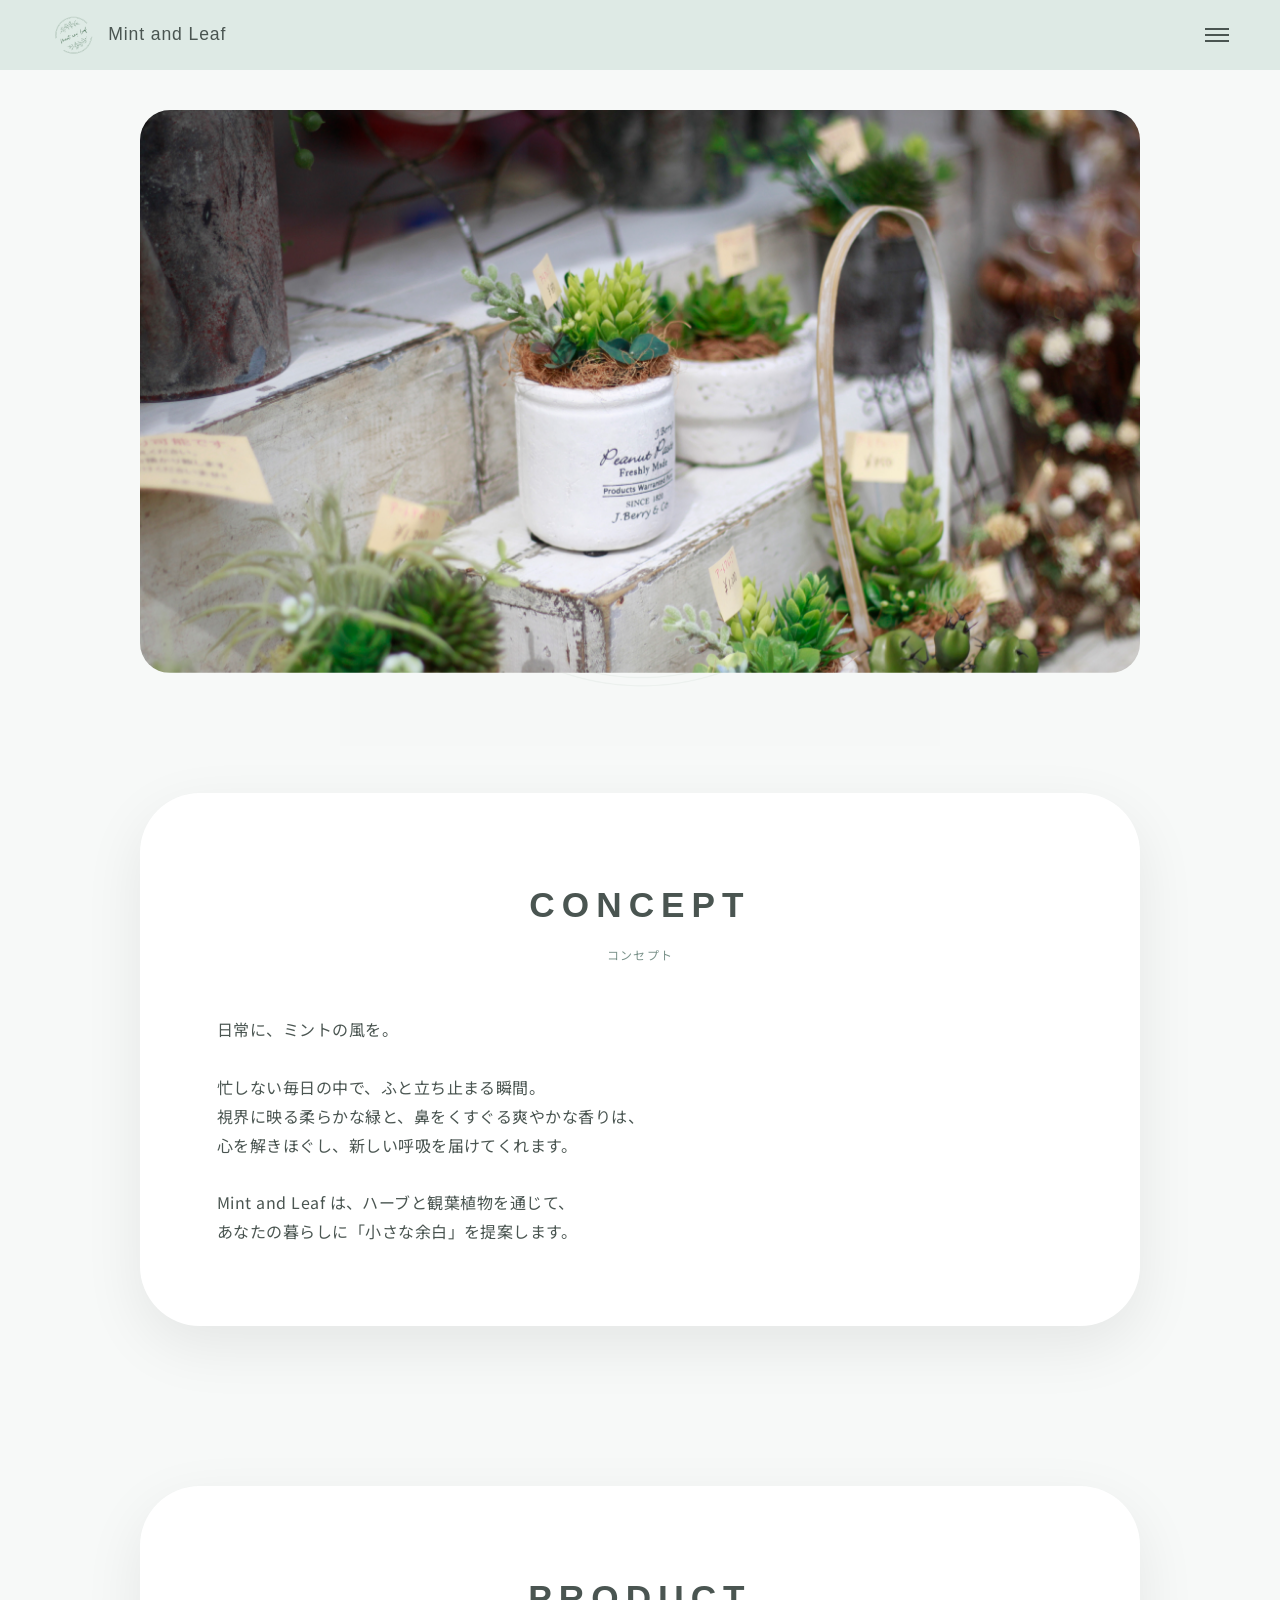
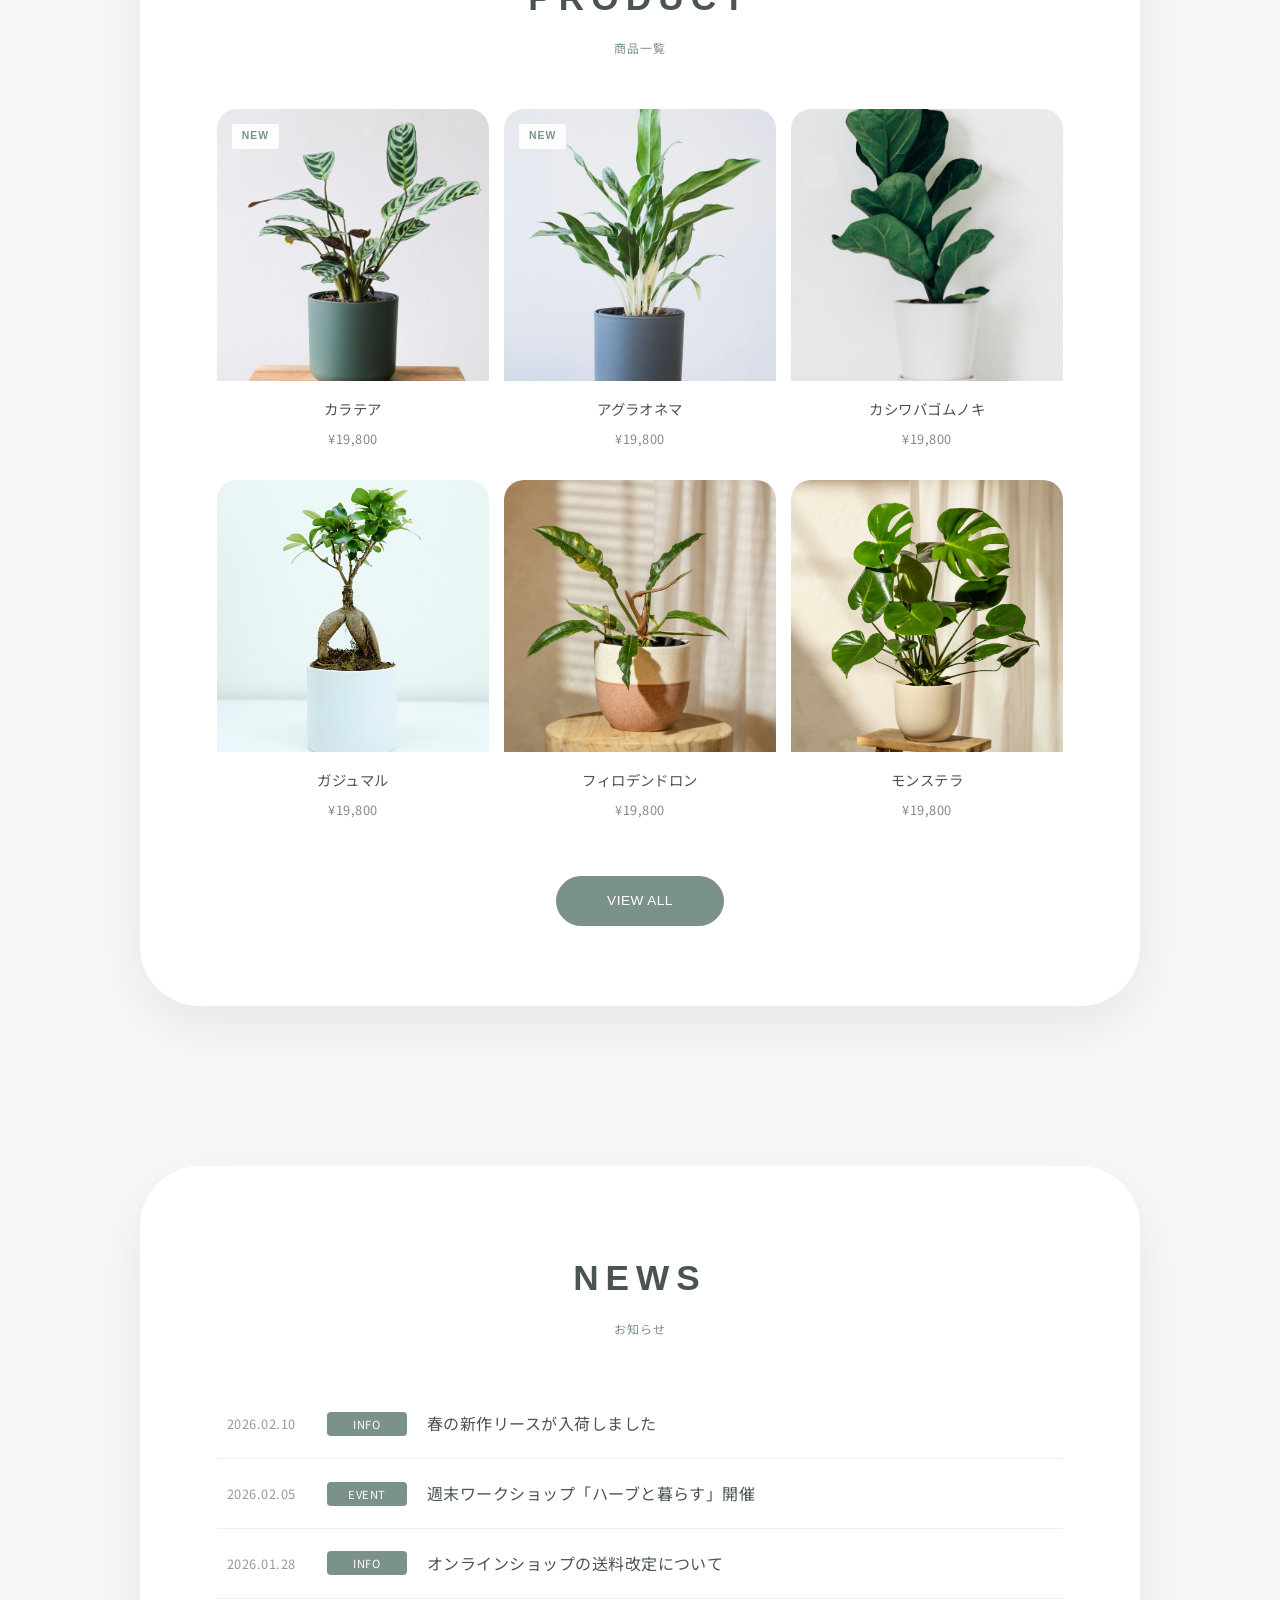
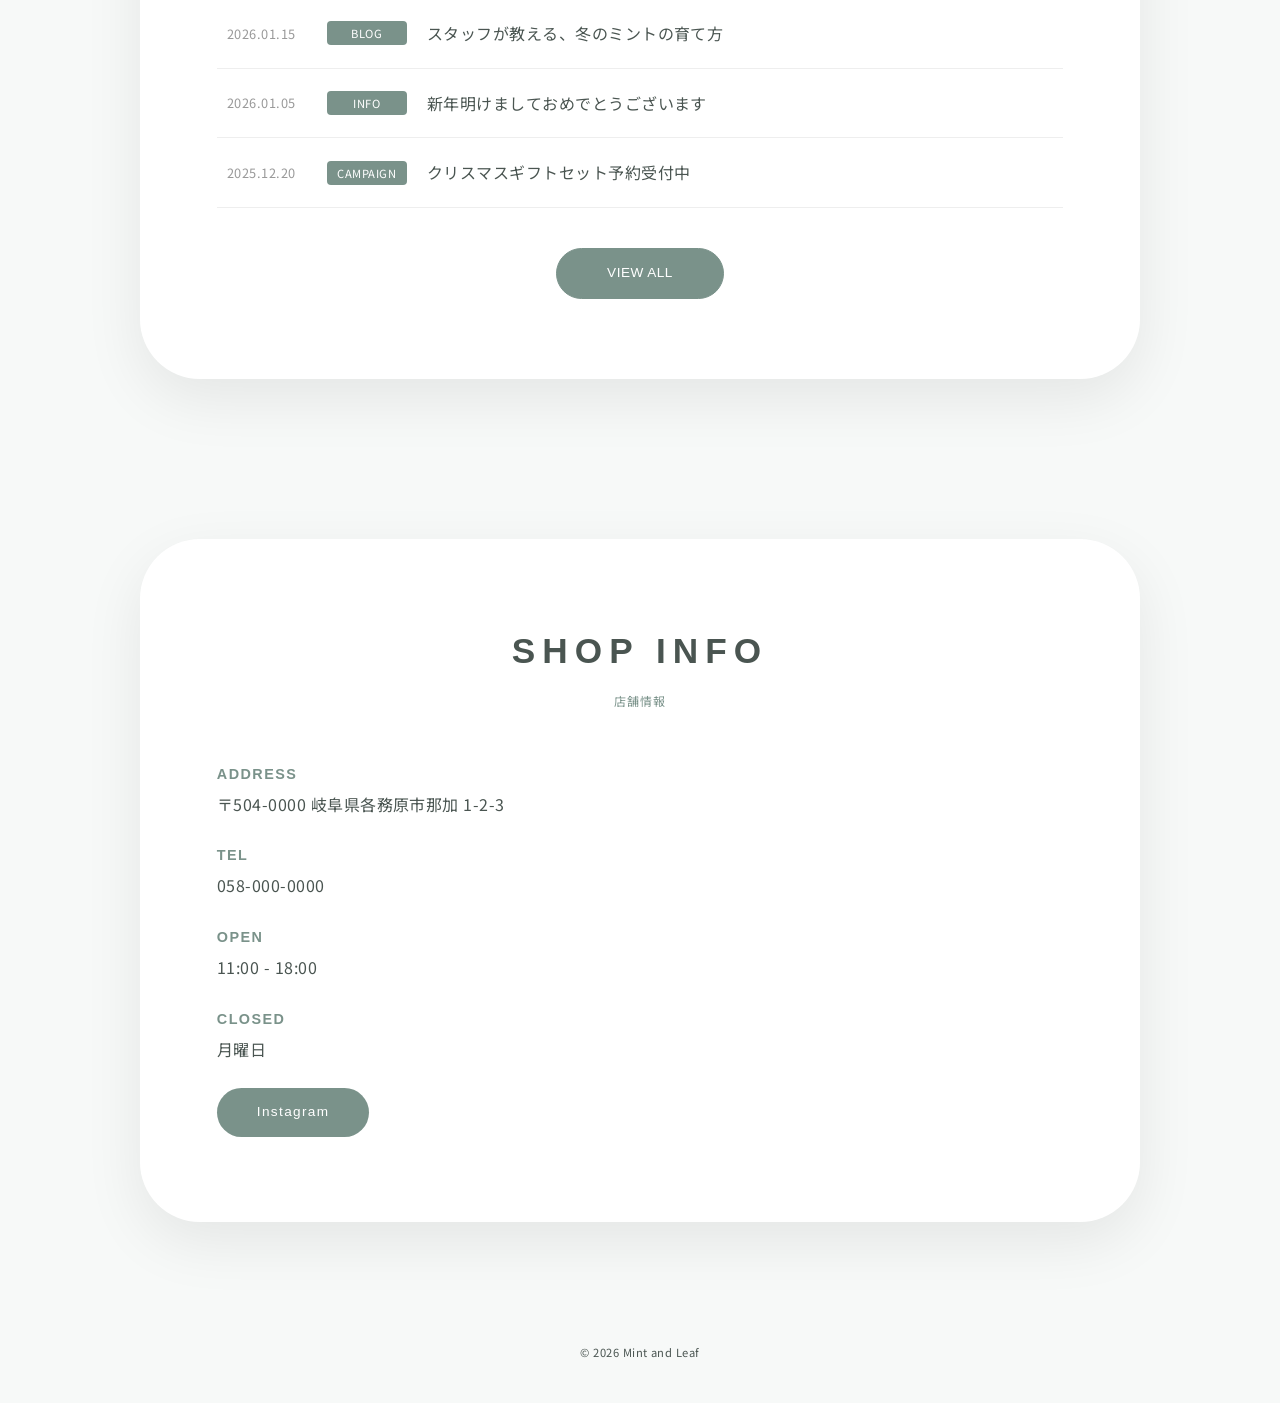
<file: index.html>
<!DOCTYPE html>
<html lang="ja">
<head>
    <meta charset="UTF-8">
    <meta name="viewport" content="width=device-width, initial-scale=1.0">
    <title>Mint and Leaf</title>
    <link rel="stylesheet" href="https://unpkg.com/swiper/swiper-bundle.min.css">
    <link href="https://fonts.googleapis.com/css2?family=Playfair+Display:wght@500&family=Noto+Sans+JP:wght@400;500&display=swap" rel="stylesheet">
    <link rel="stylesheet" href="style.css">
</head>
<body>

    <div class="fixed-logo">
        <img src="images/logo.png" alt="">
    </div>

    <header>
        <a href="index.html" class="logo"><img src="images/logo.png" alt="Mint and Leaf">
        <span class="logo-text">Mint and Leaf</span> </a>
        <div class="hamburger" id="js-hamburger">
            <span class="line-top"></span><span class="line-mid"></span><span class="line-btm"></span>
        </div>
        <nav class="nav-menu" id="js-nav">
            <ul>
                <li><a href="index.html">HOME</a></li>
                <li><a href="index.html#concept">CONCEPT</a></li>
                <li><a href="product.html">PRODUCT</a></li>
                <li><a href="news.html">NEWS</a></li>
                <li><a href="#shop">SHOP</a></li>
            </ul>
        </nav>
    </header>

    <main>
        <section class="hero swiper" id="js-hero">
            <div class="swiper-wrapper">
                <div class="swiper-slide"><img src="images/hero1.jpg" alt=""></div>
                <div class="swiper-slide"><img src="images/hero2.jpg" alt=""></div>
                <div class="swiper-slide"><img src="images/hero3.png" alt=""></div>
            </div>
        </section>

        <section id="concept" class="js-fade">
            <div class="container">
                <h2 class="english-title">CONCEPT<span class="sub-title">コンセプト</span></h2>
                <p>日常に、ミントの風を。<br><br>
                忙しない毎日の中で、ふと立ち止まる瞬間。<br>
                視界に映る柔らかな緑と、鼻をくすぐる爽やかな香りは、<br>
                心を解きほぐし、新しい呼吸を届けてくれます。<br><br>
                Mint and Leaf は、ハーブと観葉植物を通じて、<br>
                あなたの暮らしに「小さな余白」を提案します。</p>
            </div>
        </section>

        <section id="product" class="js-fade">
            <div class="container">
                <h2 class="english-title">PRODUCT<span class="sub-title">商品一覧</span></h2>
                <div class="product-grid">
                <a href="product.html#item1" class="item">
                    <span class="badge">NEW</span>
                    <img src="images/plant1.jpg" alt="">
                    <p>カラテア<br>
                        <span class="price">¥19,800</span>
                    </p>
                </a>
                <a href="product.html#item2" class="item">
                    <span class="badge">NEW</span>
                    <img src="images/plant2.jpg" alt="">
                    <p>アグラオネマ<br>
                        <span class="price">¥19,800</span>
                    </p>
                </a>
                <a href="product.html#item3" class="item">
                    <img src="images/plant3.jpg" alt="">
                    <p>カシワバゴムノキ<br>
                        <span class="price">¥19,800</span>
                    </p>
                </a>
                <a href="product.html#item4" class="item">
                    <img src="images/plant4.jpg" alt="">
                    <p>ガジュマル<br>
                        <span class="price">¥19,800</span>
                    </p>
                </a>
                <a href="product.html#item5" class="item">
                    <img src="images/plant5.jpg" alt="">
                    <p>フィロデンドロン<br>
                        <span class="price">¥19,800</span>
                    </p>
                </a>
                <a href="product.html#item6" class="item">
                    <img src="images/plant6.jpg" alt="">
                    <p>モンステラ<br>
                        <span class="price">¥19,800</span>
                    </p>
                </a>
                </div>
                <a href="product.html" class="btn">VIEW ALL</a>
            </div>
        </section>

        <section id="news" class="js-fade">
            <div class="container">
                <h2 class="english-title">NEWS<span class="sub-title">お知らせ</span></h2>
                <ul class="news-list">
                    <li><a href="news-detail.html?id=0"><span class="date">2026.02.10</span><span class="category">INFO</span><span class="title">春の新作リースが入荷しました</span></a></li>
                    <li><a href="news-detail.html?id=1"><span class="date">2026.02.05</span><span class="category">EVENT</span><span class="title">週末ワークショップ「ハーブと暮らす」開催</span></a></li>
                    <li><a href="news-detail.html?id=2"><span class="date">2026.01.28</span><span class="category">INFO</span><span class="title">オンラインショップの送料改定について</span></a></li>
                    <li><a href="news-detail.html?id=3"><span class="date">2026.01.15</span><span class="category">BLOG</span><span class="title">スタッフが教える、冬のミントの育て方</span></a></li>
                    <li><a href="news-detail.html?id=4"><span class="date">2026.01.05</span><span class="category">INFO</span><span class="title">新年明けましておめでとうございます</span></a></li>
                    <li><a href="news-detail.html?id=5"><span class="date">2025.12.20</span><span class="category">CAMPAIGN</span><span class="title">クリスマスギフトセット予約受付中</span></a></li>
                </ul>
                <a href="news.html" class="btn">VIEW ALL</a>
            </div>
        </section>

        <section id="shop" class="js-fade">
    <div class="container">
        <h2 class="english-title">SHOP INFO<span class="sub-title">店舗情報</span></h2>
        <div class="info-content">
            <div class="info-text">
                <dl>
                    <dt>ADDRESS</dt>
                    <dd>〒504-0000 岐阜県各務原市那加 1-2-3</dd>
                    
                    <dt>TEL</dt>
                    <dd>058-000-0000</dd>

                    <dt>OPEN</dt>
                    <dd>11:00 - 18:00</dd>

                    <dt>CLOSED</dt>
                    <dd>月曜日</dd>
                </dl>
                <div class="shop-sns">
                    <a href="https://instagram.com" target="_blank">Instagram</a>
                </div>
            </div>
            <div class="info-map">
                <iframe src="https://www.google.com/maps/embed?pb=!1m18!1m12!1m3!1d13002.8228394464!2d136.836932!3d35.399026!2m3!1f0!2f0!3f0!3m2!1i1024!2i768!4f13.1!3m3!1m2!1s0x60030588147d1b31%3A0xc08832a8291f03f!2z6YKj5Yqg6aeF!5e0!3m2!1sja!2sjp!4v1700000000000!5m2!1sja!2sjp" 
                    width="100%" height="100%" style="border:0;" allowfullscreen="" loading="lazy"></iframe>
            </div>
        </div>
    </div>
</section>
    </main>

    <footer><p>© 2026 Mint and Leaf</p></footer>

    <script src="https://unpkg.com/swiper/swiper-bundle.min.js"></script>
    <script src="script.js"></script>
</body>
</html>
</file>
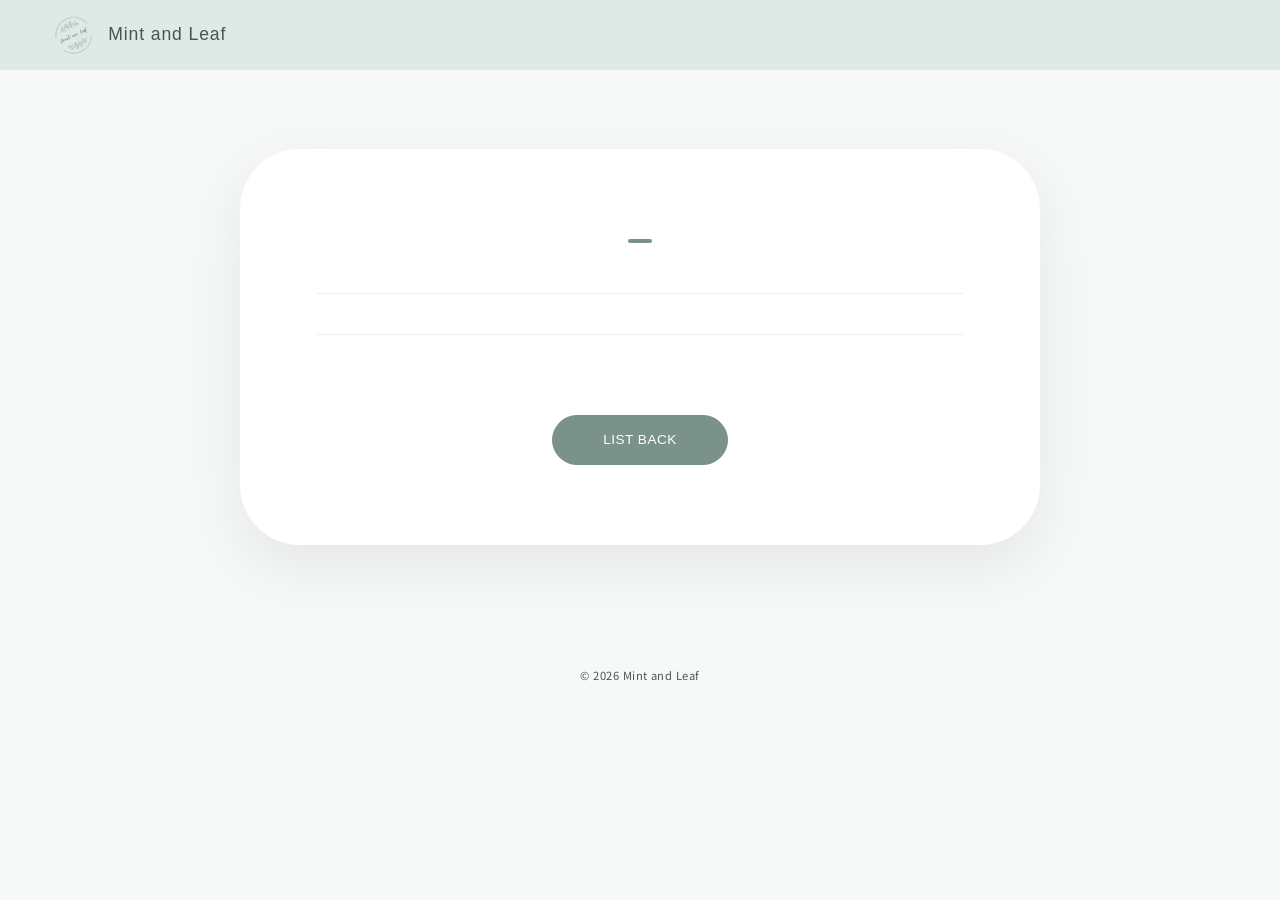
<file: news-detail.html>
!<!DOCTYPE html>
<html lang="ja">
<head>
    <meta charset="UTF-8">
    <meta name="viewport" content="width=device-width, initial-scale=1.0">
    <title>News | Mint and Leaf</title>
    <link href="https://fonts.googleapis.com/css2?family=Playfair+Display:wght@500&family=Noto+Sans+JP:wght@400;500&display=swap" rel="stylesheet">
    <link rel="stylesheet" href="style.css">
</head>
<body>

    <header>
        <a href="index.html" class="logo">
            <img src="images/logo.png" alt="Mint and Leaf">
            <span class="logo-text">Mint and Leaf</span>
        </a>
        </header>

    <main>
    <article class="news-detail container">
        <div class="detail-header">
            <span class="date"></span>
            <span class="category"></span>
            <h1></h1>
        </div>

        <div class="detail-content"></div>
        <div class="post-nav"></div>

        <div class="detail-footer">
            <a href="news.html" class="btn">LIST BACK</a>
        </div>
    </article>
    </main>

    <footer><p>© 2026 Mint and Leaf</p></footer>

    <script src="script.js"></script>
</body>
</html>
</file>
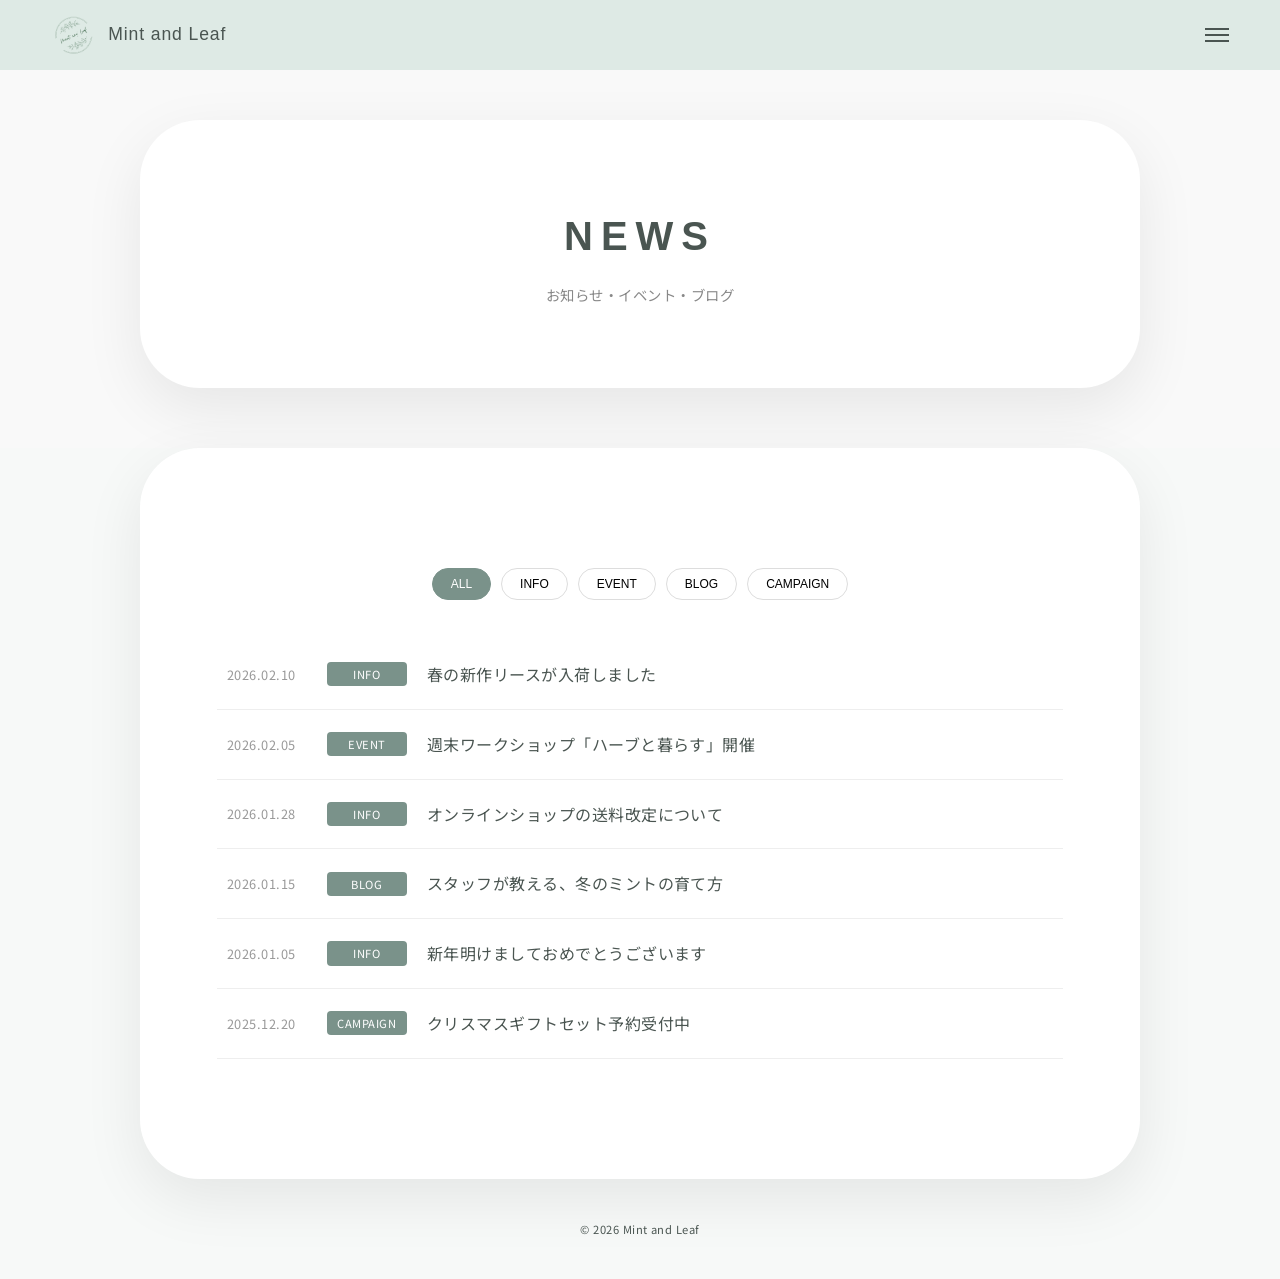
<file: news.html>
<!DOCTYPE html>
<html lang="ja">
<head>
    <meta charset="UTF-8">
    <meta name="viewport" content="width=device-width, initial-scale=1.0">
    <title>Mint and Leaf</title>
    <link rel="stylesheet" href="https://unpkg.com/swiper/swiper-bundle.min.css">
    <link href="https://fonts.googleapis.com/css2?family=Playfair+Display:wght@500&family=Noto+Sans+JP:wght@400;500&display=swap" rel="stylesheet">
    <link rel="stylesheet" href="style.css">
</head>
<body>

    <div class="fixed-logo">
        <img src="images/logo.png" alt="">
    </div>

    <header>
        <a href="index.html" class="logo"><img src="images/logo.png" alt="Mint and Leaf">
        <span class="logo-text">Mint and Leaf</span> </a>
        <div class="hamburger" id="js-hamburger">
            <span class="line-top"></span><span class="line-mid"></span><span class="line-btm"></span>
        </div>
        <nav class="nav-menu" id="js-nav">
            <ul>
                <li><a href="index.html">HOME</a></li>
                <li><a href="index.html#concept">CONCEPT</a></li>
                <li><a href="product.html">PRODUCT</a></li>
                <li><a href="news.html">NEWS</a></li>
                <li><a href="index.html#shop">SHOP</a></li>
            </ul>
        </nav>
    </header>

<main>
    <section class="page-header">
        <div class="container">
            <h1 class="js-fade">News</h1>
            <p class="js-fade">お知らせ・イベント・ブログ</p>
        </div>
    </section>

    <section class="news-page container">
    <div class="filter-group js-fade">
        <button class="filter-btn active" data-filter="all">ALL</button>
        <button class="filter-btn" data-filter="INFO">INFO</button>
        <button class="filter-btn" data-filter="EVENT">EVENT</button>
        <button class="filter-btn" data-filter="BLOG">BLOG</button>
        <button class="filter-btn" data-filter="CAMPAIGN">CAMPAIGN</button>
    </div>

    <ul class="news-list">
        <li class="news-item" data-category="INFO">
            <a href="news-detail.html?id=0">
                <span class="date">2026.02.10</span>
                <span class="category">INFO</span>
                <span class="title">春の新作リースが入荷しました</span>
            </a>
        </li>
        <li class="news-item" data-category="EVENT">
            <a href="news-detail.html?id=1">
                <span class="date">2026.02.05</span>
                <span class="category">EVENT</span>
                <span class="title">週末ワークショップ「ハーブと暮らす」開催</span>
            </a>
        </li>
        <li class="news-item" data-category="INFO">
            <a href="news-detail.html?id=2">
                <span class="date">2026.01.28</span>
                <span class="category">INFO</span>
                <span class="title">オンラインショップの送料改定について</span>
            </a>
        </li>
        <li class="news-item" data-category="BLOG">
            <a href="news-detail.html?id=3">
                <span class="date">2026.01.15</span>
                <span class="category">BLOG</span>
                <span class="title">スタッフが教える、冬のミントの育て方</span>
            </a>
        </li>
        <li class="news-item" data-category="INFO">
            <a href="news-detail.html?id=04">
                <span class="date">2026.01.05</span>
                <span class="category">INFO</span>
                <span class="title">新年明けましておめでとうございます</span>
            </a>
        </li>
        <li class="news-item" data-category="CAMPAIGN">
            <a href="news-detail.html?id=05">
                <span class="date">2025.12.20</span>
                <span class="category">CAMPAIGN</span>
                <span class="title">クリスマスギフトセット予約受付中</span>
            </a>
        </li>
    </ul>
</section>
</main>

<footer><p>© 2026 Mint and Leaf</p></footer>

    <script src="https://unpkg.com/swiper/swiper-bundle.min.js"></script>
    <script src="script.js"></script>

    
</body>
</html>
</file>
<file: style.css>
/* --- 共通変数 --- */
:root {
    --bg-box: #ffffff;
    --bg-main: #f7f9f8;
    --header-color: #deeae5;
    --text-color: #4A5551;
    --accent-color: #7a928a;
}

* {
    margin: 0;
    padding: 0;
    box-sizing: border-box;
}

body {
    background-color: var(--bg-main);
    color: var(--text-color);
    font-family: "Century Gothic","Noto Sans JP", sans-serif;
    letter-spacing: 0.03em;
    line-height: 1.8;
    overflow-x: hidden;
}

/* 背景ロゴ */
.fixed-logo {
    position: fixed;
    top: 50%;
    left: 50%;
    transform: translate(-50%, -50%);
    width: 80vw;
    max-width: 600px;
    opacity: 0.05;
    pointer-events: none;
    z-index: -1;
}

.fixed-logo img {
    width: 100%;
    height: auto;
}

/* ヘッダー */
html {
    scroll-behavior: smooth; /* スクロールを滑らかにする */
    scroll-padding-top: 120px; /* ヘッダーの高さ分（約80px）だけ手前で止める */
}
:target {
    scroll-margin-top: 100px; /* 要素の「止まる位置」を強制的に下にずらす */
}
header {
    width: 100%;
    height: 70px;
    position: fixed;
    top: 0;
    left: 0;
    z-index: 200;
    background-color: var(--header-color);
    display: flex;
    align-items: center;
}

header .logo {
    position: absolute;
    left: 4%;
    z-index: 105;
    display: flex;       /* 横並びにする */
    align-items: center; /* 垂直方向中央に揃える */
    text-decoration: none;
    gap: 12px;           /* ロゴと店名の間の余白 */
}

/* ロゴ画像自体の設定（重なりを防ぐために absolute を外す） */
header .logo img {
    width: 45px;         /* 店名が入るので少し小さめに */
    height: auto;
    display: block;      /* 余計な隙間を消す */
}

.logo-text {
    font-family: "Century Gothic", sans-serif;
    font-size: 1.1rem;
    color: var(--text-color);
    letter-spacing: 0.05em;
    font-weight: 500;
    white-space: nowrap; /* 改行させない */
}

/* スマホでの微調整 */
@media (max-width: 480px) {
    header .logo {
        gap: 8px;
    }
    .logo-text {
        font-size: 0.95rem;
    }
    header .logo img {
        width: 35px;
    }
}

/* 下層ページ用のヘッダーエリア */
.page-header {
    padding: 120px 0 60px; /* ヘッダーに被らないよう上をあける */
    text-align: center;
    background-color: #f9f9f9; /* 少し背景色を変えると別ページ感が出ます */
}

.page-header h1 {
    font-family: "Century Gothic", sans-serif;
    font-size: 2.5rem;
    margin-bottom: 10px;
    color: var(--text-color);
    /* ここを追加 */
    letter-spacing: 0.2em; /* 数字を大きくするほど広がります */
    text-transform: uppercase; /* ついでに大文字にするとさらに雰囲気が出ます（お好みで） */
}

.page-header p {
    font-size: 0.9rem;
    color: #888;
}

/* 商品一覧の間隔調整 */
.product-list {
    padding: 80px 0;
}

/* ハンバーガー */
.hamburger {
    position: relative;
    z-index: 300;
    margin-left: auto;
    margin-right: 4%;
    width: 24px;
    height: 14px;
    cursor: pointer;
}

.hamburger span {
    display: block;
    width: 100%;
    height: 1.8px;
    background-color: var(--text-color);
    position: absolute;
    left: 0;
    transition: 0.3s;
}


.line-top {
    top: 0;
}

.line-mid {
    top: 6px;
}

.line-btm {
    top: 12px;
}

.hamburger.active .line-top {
    transform: translateY(6px) rotate(45deg);
}

.hamburger.active .line-mid {
    opacity: 0;
}

.hamburger.active .line-btm {
    transform: translateY(-6px) rotate(-45deg);
}

.nav-menu {
    position: fixed;
    top: 0;
    right: -100%;
    width: 300px;
    height: 100vh;
    background-color: var(--header-color);
    transition: 0.6s;
    z-index: 250;
    display: flex;
    flex-direction: column;
    justify-content: center;
    align-items: center;
}

.nav-menu.active {
    right: 0;
}

.nav-menu li {
    margin: 25px 0;
    list-style: none;
}

.nav-menu a {
    text-decoration: none;
    color: var(--text-color);
    font-size: 1.1rem;
    font-family: "Century Gothic", sans-serif;
    text-transform: uppercase;
    letter-spacing: 0.15em;
}

/* ヒーロー (Swiper) */
.hero {
    width: 92%;
    max-width: 1000px;
    margin: 90px auto 30px;
    aspect-ratio: 4 / 3;
    border-radius: 20px;
    overflow: hidden;
}

@media (min-width: 768px) {
    .hero {
        margin: 110px auto 40px;
        aspect-ratio: 16 / 9;
        border-radius: 30px;
    }
}

.hero img {
    width: 100%;
    height: 100%;
    object-fit: cover;
}

/* セクション・アニメーション */
section {
    padding: 40px 0;
}

@media (min-width: 768px) {
    section {
        padding: 80px 0;
    }
}

.js-fade {
    opacity: 0;
    transform: translateY(50px);
    transition: opacity 1.5s cubic-bezier(0.33, 1, 0.68, 1), transform 1.5s cubic-bezier(0.33, 1, 0.68, 1);
}

.js-fade.is-active {
    opacity: 1;
    transform: translateY(0);
}

.container {
    background-color: var(--bg-box);
    padding: 50px 6%;
    border-radius: 40px;
    box-shadow: 0 20px 60px rgba(0, 0, 0, 0.08);
    width: 92%;
    max-width: 1000px;
    margin: 0 auto;
}

@media (min-width: 768px) {
    .container {
        padding: 80px 6%;
        border-radius: 60px;
    }
}

/* タイトル */
.english-title {
    font-family: "Century Gothic", sans-serif;
    letter-spacing: 0.2em;
    font-weight: bold;
    font-size: 2rem;
    display: flex;
    flex-direction: column;
    align-items: center;
    gap: 8px;
}
.sub-title {
    display: block;
    font-size: 0.75rem;
    font-family: "Noto Sans JP", sans-serif;
    color: var(--accent-color);
    letter-spacing: 0.1em;
    font-weight: 400;
}

@media (min-width: 768px) {
    .english-title {
        font-size: 2.2rem;
        margin-bottom: 50px;
    }
}

/* 商品グリッド */
.product-grid {
    display: grid;
    grid-template-columns: repeat(2, 1fr);
    gap: 15px;
    margin: 40px 0;
}

/* 商品アイテムのベース */
/* 1. aspect-ratioを外して、画像と文字を分ける */
.item {
    position: relative;
    display: block;
    overflow: hidden;
    border-radius: 20px;
    text-decoration: none;
    background: #fff; /* 背景を白に */
    transition: 0.4s;
}
/* 画像の上の文字 */
/* 3. 文字を画像の下に出す */
.item p {
    position: static; /* absoluteをやめる */
    padding: 15px 10px;
    background: #fff;
    color: var(--text-color);
    font-size: 0.9rem;
    text-align: center;
}

.item p .price {
    display: block; /* 改行させる */
    margin-top: 5px;
    color: #888;
    font-size: 0.8rem;
}
/* ホバー時の動き（ふわっと浮き上がる） */
.item:hover {
    transform: translateY(-10px); /* 上に10px浮く */
    box-shadow: 0 15px 30px rgba(0, 0, 0, 0.15); /* 影を強くして浮遊感を出す */
}

/* 画像の設定 */
.item img {
    width: 100%;
    aspect-ratio: 1 / 1;
    object-fit: cover;
    display: block;
}

/* ホバー時に画像を少し拡大（より印象的に） */
.item:hover img {
    transform: scale(1.1);
}



/* バッジ（NEWスタンプ）のスタイル */
.badge {
    font-family: "Century Gothic", sans-serif;
    position: absolute;
    top: 15px;
    left: 15px;
    background-color: rgba(255, 255, 255, 0.9); /* 白を少し透かせて上品に */
    color: var(--accent-color);
    padding: 3px 10px;
    font-size: 0.65rem;
    font-weight: bold;
    letter-spacing: 0.1em;
    border-radius: 2px; /* 角を丸めすぎないのがコツ */
    z-index: 2; /* 写真より上に表示 */
    pointer-events: none; /* バッジがクリックを邪魔しないように */
}

@media (min-width: 768px) {
    .product-grid {
        grid-template-columns: repeat(3, 1fr);
    }
}

/* NEWS LIST */
.news-list {
    list-style: none;
    margin: 20px 0;
}

@media (min-width: 768px) {
    .news-list {
        margin: 40px 0;
    }
}

.news-list li {
    border-bottom: 1px solid #eee;
}

.news-list a {
    display: flex;
    flex-wrap: wrap;
    align-items: center;
    padding: 15px 5px;
    text-decoration: none;
    color: var(--text-color);
}

@media (min-width: 768px) {
    .news-list a {
        padding: 20px 10px;
        flex-wrap: nowrap;
    }
}

.news-list .date {
    font-size: 0.75rem;
    width: 85px;
    color: #999;
    flex-shrink: 0;
}

@media (min-width: 768px) {
    .news-list .date {
        font-size: 0.8rem;
        width: 100px;
    }
}

.news-list .category {
    background-color: var(--accent-color);
    color: #fff;
    padding: 2px 8px;
    border-radius: 4px;
    margin-right: 15px;
    font-size: 0.65rem;
    width: 65px;
    text-align: center;
    flex-shrink: 0;
}

@media (min-width: 768px) {
    .news-list .category {
        padding: 2px 10px;
        margin-right: 20px;
        font-size: 0.7rem;
        width: 80px;
    }
}

.news-list .title {
    font-size: 0.9rem;
    flex: 1;
    min-width: 200px;
}

@media (min-width: 768px) {
    .news-list .title {
        font-size: 1rem;
    }
}

/* 絞り込みボタンの親要素 */
/* 絞り込みボタン */
.filter-group {
    display: flex;
    justify-content: center;
    gap: 10px;
    margin: 40px 0;
    flex-wrap: wrap;
}

.filter-btn {
    background: #fff;
    border: 1px solid #ddd;
    padding: 8px 18px;
    font-size: 0.75rem;
    cursor: pointer;
    transition: 0.3s;
    border-radius: 20px;
    display: inline-block;
}

.filter-btn:hover,
.filter-btn.active {
    background-color: var(--accent-color) !important;
    color: #ffffff !important;
    border-color: var(--accent-color) !important;
}

/* ★ここが重要：隠すための設定 */
.news-item.is-hide {
    display: none !important;
}
/* 透明化を解除して強制表示する */
.js-fade {
    opacity: 1 !important;
    transform: none !important;
}

/* ニュースリストの基本表示 */
.news-list {
    display: block !important;
    padding: 0;
}

/* ニュースアイテムの表示設定 */
.news-item {
    display: list-item !important; /* 箇条書きとして表示 */
}

/* 絞り込み時に消すための設定（優先度を最大に） */
.news-item.is-hide {
    display: none !important;
}

/* 絞り込み時に隠すためのクラス */
.news-item.is-hide {
    display: none;
}

/* --- News Detail --- */
.news-detail {
    margin-top: 120px; /* ヘッダーとの距離 */
    margin-bottom: 80px;
    max-width: 800px; /* 読みやすい幅に絞る */
}

.detail-header {
    text-align: center;
    border-bottom: 1px solid #eee;
    padding-bottom: 30px;
    margin-bottom: 40px;
}

.detail-header .date {
    display: block;
    font-size: 0.9rem;
    color: #999;
    margin-bottom: 10px;
}

.detail-header .category {
    display: inline-block;
    background-color: var(--accent-color);
    color: #fff;
    padding: 2px 12px;
    border-radius: 4px;
    font-size: 0.75rem;
    margin-bottom: 20px;
}

.detail-header h1 {
    font-size: 1.8rem;
    line-height: 1.4;
    color: var(--text-color);
}

.detail-img {
    width: 100%;
    height: auto;
    border-radius: 15px;
    margin-bottom: 30px;
}

.detail-content p {
    margin-bottom: 25px;
    line-height: 2;
}

.detail-footer {
    margin-top: 60px;
    text-align: center;
}

/* main-text内のデザインを強化 */
.main-text {
    max-width: 650px; /* 一行が長すぎないように制限 */
    margin: 0 auto;   /* 中央寄せ */
    font-size: 1rem;
    line-height: 2.2; /* 行間を広げて「ゆとり」を出す */
    letter-spacing: 0.03em;
    color: #555;
}

/* 最初の1文字を少し大きくしたり、段落の間隔を広げる */
.main-text br {
    display: block;
    content: "";
    margin-top: 15px; /* 改行の間隔を少し広げる */
}

.detail-img {
    width: 100%;
    aspect-ratio: 16 / 9; /* 画像のサイズを統一してガタつきを防ぐ */
    object-fit: cover;
    border-radius: 10px;
    margin-bottom: 40px;
    /* ふわっと表示させるアニメーション */
    animation: slideUp 1s ease forwards;
}

@keyframes slideUp {
    from { opacity: 0; transform: translateY(20px); }
    to { opacity: 1; transform: translateY(0); }
}

/* 前後のナビゲーション */
.post-nav {
    display: flex;
    justify-content: space-between;
    align-items: center;
    margin-top: 40px;
    padding-top: 20px;
    border-top: 1px solid #eee;
}

.post-nav a {
    text-decoration: none;
    color: var(--accent-color);
    font-family: "Century Gothic", sans-serif;
    font-weight: bold;
    font-size: 0.9rem;
    transition: 0.3s;
}

.post-nav a:hover {
    opacity: 0.6;
}

.post-nav .disabled {
    width: 50px; /* 位置調整用 */
}
/* SHOP INFO */
.info-content {
    display: flex;
    flex-direction: column;
    gap: 40px;
    margin-top: 40px;
}

.info-text {
    text-align: left;
}

.info-text dl dt {
    font-family: "Century Gothic", sans-serif;
    font-weight: bold;
    color: var(--accent-color);
    letter-spacing: 0.1em;
    font-size: 0.9rem;
    margin-bottom: 2px;
}

.info-text dl dd {
    font-family: "Noto Sans JP", sans-serif;
    font-size: 1rem;
    margin-bottom: 25px;
}

/* Instagramボタン */
.shop-sns {
    margin-top: 10px;
}

.shop-sns a {
    display: inline-block;
    padding: 12px 40px;
    background-color: var(--accent-color);
    color: #fff;
    text-decoration: none;
    border-radius: 30px;
    font-family: "Century Gothic", sans-serif;
    font-size: 0.85rem;
    letter-spacing: 0.1em;
    transition: 0.3s;
}

.shop-sns a:hover {
    opacity: 0.8;
}

/* マップ */
.info-map {
    width: 100%;
    aspect-ratio: 4 / 3;
    border-radius: 20px;
    overflow: hidden;
    position: relative;
}

.info-map iframe {
    position: absolute;
    top: 0;
    left: 0;
    width: 100% !important;
    height: 100% !important;
    border: none;
}

@media (min-width: 768px) {
    .info-content {
        flex-direction: row;
        gap: 5%;
        align-items: flex-start;
    }
    .info-text {
        width: 35%;
    }
    .info-map {
        width: 60%;
    }
}

/* モーダルの背景 */
.modal {
    display: none; /* 最初は隠す */
    position: fixed;
    z-index: 2000;
    top: 0; left: 0;
    width: 100%; height: 100%;
    background-color: rgba(0,0,0,0.8);
    backdrop-filter: blur(5px); /* 背景をぼかすとお洒落 */
    animation: fadeIn 0.3s;
}


@keyframes fadeIn {
    from { opacity: 0; }
    to { opacity: 1; }
}

/* モーダル内の画像 */
/* モーダルの白枠（カード本体） */
.modal-content {
    background-color: #fff;
    width: 90%;
    max-width: 800px; /* 横並びにするので少し広げる */
    max-height: 80vh;
    border-radius: 15px;
    position: absolute;
    top: 50%; left: 50%;
    transform: translate(-50%, -50%);
    overflow: hidden;
    display: flex; /* 横並びにする設定 */
    flex-direction: row; 
}

/* 画像エリア：カードの左側半分を占有 */
.modal-content img {
    width: 50%; /* 半分を画像に */
    height: auto;
    object-fit: cover; /* 縦長写真を枠に合わせて綺麗に収める */
}

/* テキストエリア：カードの右側半分 */
.modal-info {
    width: 50%;
    padding: 40px;
    overflow-y: auto;
    display: flex;
    flex-direction: column;
    justify-content: center; /* 中身を上下中央に */
}

.modal-info h2 {
    font-size: 1.5rem;
    margin-bottom: 10px;
    font-family: "Century Gothic", sans-serif;
}

.modal-info .description {
    font-size: 0.9rem;
    color: #666;
    line-height: 1.8;
    margin-bottom: 20px;
}

.modal-info .details {
    font-size: 0.85rem;
    border-top: 1px solid #eee;
    padding-top: 15px;
}

/* 閉じるボタン */
.modal-close {
    position: absolute;
    top: 20px; right: 35px;
    color: #fff;
    font-size: 40px;
    cursor: pointer;
}
#modal-caption {
    margin: auto;
    display: block;
    width: 80%;
    max-width: 700px;
    text-align: center;
    color: #ccc;
    padding: 10px 0;
    height: 150px;
    position: absolute;
    bottom: 5%;
    left: 50%;
    transform: translateX(-50%);
}

/* スマホ用の設定：画面が狭いときは縦並びに戻す */
@media (max-width: 768px) {
    .modal-content {
        flex-direction: column;
        max-width: 400px;
    }
    .modal-content img {
        width: 100%;
        height: 40vh; /* スマホでは画像の高さを抑える */
    }
    .modal-info {
        width: 100%;
        padding: 20px;
    }
}

/* ボタン共通 */
.btn {
    display: block;
    width: fit-content;
    margin: 30px auto 0;
    padding: 12px 50px;
    background-color: var(--accent-color);
    color: #fff;
    text-decoration: none;
    border-radius: 40px;
    font-size: 0.85rem;
    border: 1px solid var(--accent-color);
    transition: 0.3s;
    font-family: "Century Gothic", sans-serif;
    
}

.btn:hover {
    background-color: transparent;
    color: var(--accent-color);
}

/* ナビゲーション内のHOWTO専用装飾 */
.nav-guide {
    position: relative;
    margin-top: 40px !important; /* 他のメニューと少し距離を離す */
    padding: 10px 20px;
    border: 1px solid var(--accent-color); /* 枠線で囲む */
    border-radius: 10px;
}

.guide-label {
    position: absolute;
    top: -10px; /* 枠線の左上に乗せる */
    left: 10px;
    background-color: var(--header-color); /* 背景色と同じにして線を消す */
    padding: 0 8px;
    font-size: 0.6rem;
    font-family: "Century Gothic", sans-serif;
    color: var(--accent-color);
    font-weight: bold;
    letter-spacing: 0.1em;
}

.nav-guide a {
    font-size: 0.95rem !important; /* 少し控えめなサイズに */
    letter-spacing: 0.1em !important;
}

/* ホバーした時に少し背景色をつけるとかわいいです */
.nav-guide:hover {
    background-color: rgba(122, 146, 138, 0.1);
    transition: 0.3s;
}

footer {
    text-align: center;
    padding: 40px 0;
    font-size: 0.7rem;
}
</file>
